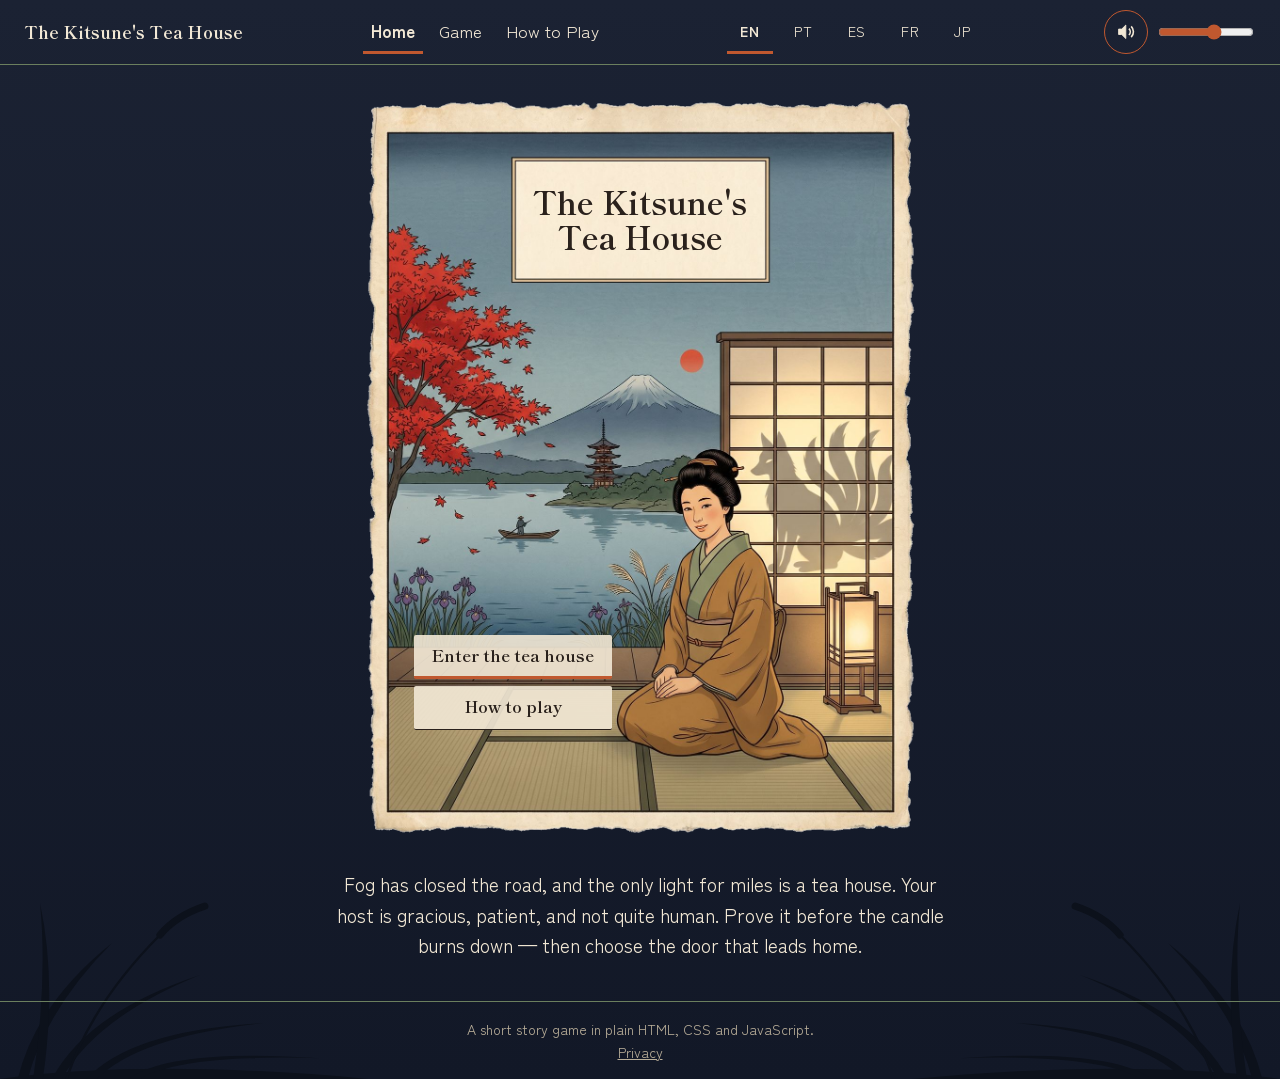
<file: index.html>
<!DOCTYPE html>
<html lang="en">
<head>
  <meta charset="UTF-8">
  <meta name="viewport" content="width=device-width, initial-scale=1">
  <title>The Kitsune's Tea House</title>
  <link rel="icon" href="img/favicon.svg" type="image/svg+xml">
  <link rel="apple-touch-icon" href="img/apple-touch-icon.png">
  <link rel="manifest" href="manifest.json">
  <meta name="theme-color" content="#1b2233">
  <meta name="description" content="A short mystery game: prove your host isn't human before the candle burns down.">
  <link rel="preconnect" href="https://fonts.googleapis.com">
  <link rel="preconnect" href="https://fonts.gstatic.com" crossorigin>
  <link rel="stylesheet" href="https://fonts.googleapis.com/css2?family=Shippori+Mincho:wght@500;700&family=Zen+Kaku+Gothic+New:wght@400;700&display=swap">
  <link rel="stylesheet" href="css/style.css">
  <script src="js/text.js" defer></script>
  <script src="js/i18n.js" defer></script>
  <script src="js/pwa.js" defer></script>
  <script src="js/audio.js" defer></script>
</head>
<body data-page="home">
  <a class="skip-link" href="#main" data-t="pages.skip">Skip to content</a>

  <header class="site-header">
    <p class="site-title" data-t="pages.siteTitle">The Kitsune's Tea House</p>

    <nav data-t-label="pages.navMain" aria-label="Main">
      <ul class="nav">
        <li><a href="index.html" aria-current="page" data-t="pages.navHome">Home</a></li>
        <li><a href="game.html" data-t="pages.navGame">Game</a></li>
        <li><a href="how-to.html" data-t="pages.navHowTo">How to Play</a></li>
      </ul>
    </nav>

    <nav data-t-label="pages.navLanguage" aria-label="Language">
      <ul class="nav nav--lang">
        <li><a href="?lang=en" data-lang="en" lang="en" hreflang="en" aria-label="English">EN</a></li>
        <li><a href="?lang=pt" data-lang="pt" lang="pt" hreflang="pt" aria-label="Português">PT</a></li>
        <li><a href="?lang=es" data-lang="es" lang="es" hreflang="es" aria-label="Español">ES</a></li>
        <li><a href="?lang=fr" data-lang="fr" lang="fr" hreflang="fr" aria-label="Français">FR</a></li>
        <li><a href="?lang=ja" data-lang="ja" lang="ja" hreflang="ja" aria-label="日本語">JP</a></li>
      </ul>
    </nav>
  </header>

  <main id="main" class="page page--home">
    <!-- The cover. The picture is decorative (alt=""): the real title and the
         real buttons are HTML laid on top of it, so they translate, take
         keyboard focus and read aloud. -->
    <div class="cover">
      <div class="cover__print">
        <img class="cover__art" src="img/home-cover.jpg" alt="" width="1200" height="1607">
        <h1 class="cover__title" data-t="pages.homeHeading">The Kitsune's Tea House</h1>
      </div>
      <div class="actions cover__actions">
        <a class="btn" href="game.html" data-t="pages.homeEnter">Enter the tea house</a>
        <a class="btn btn--quiet" href="how-to.html" data-t="pages.homeHowTo">How to play</a>
      </div>
    </div>
    <p class="pitch" data-t="pages.homePitch">
      Fog has closed the road, and the only light for miles is a tea house.
      Your host is gracious, patient, and not quite human. Prove it before the
      candle burns down — then choose the door that leads home.
    </p>
  </main>

  <footer class="site-footer">
    <p data-t="pages.footer">A short story game in plain HTML, CSS and JavaScript.</p>
    <p><a href="privacy.html" data-t="pages.navPrivacy">Privacy</a></p>
  </footer>
</body>
</html>
</file>
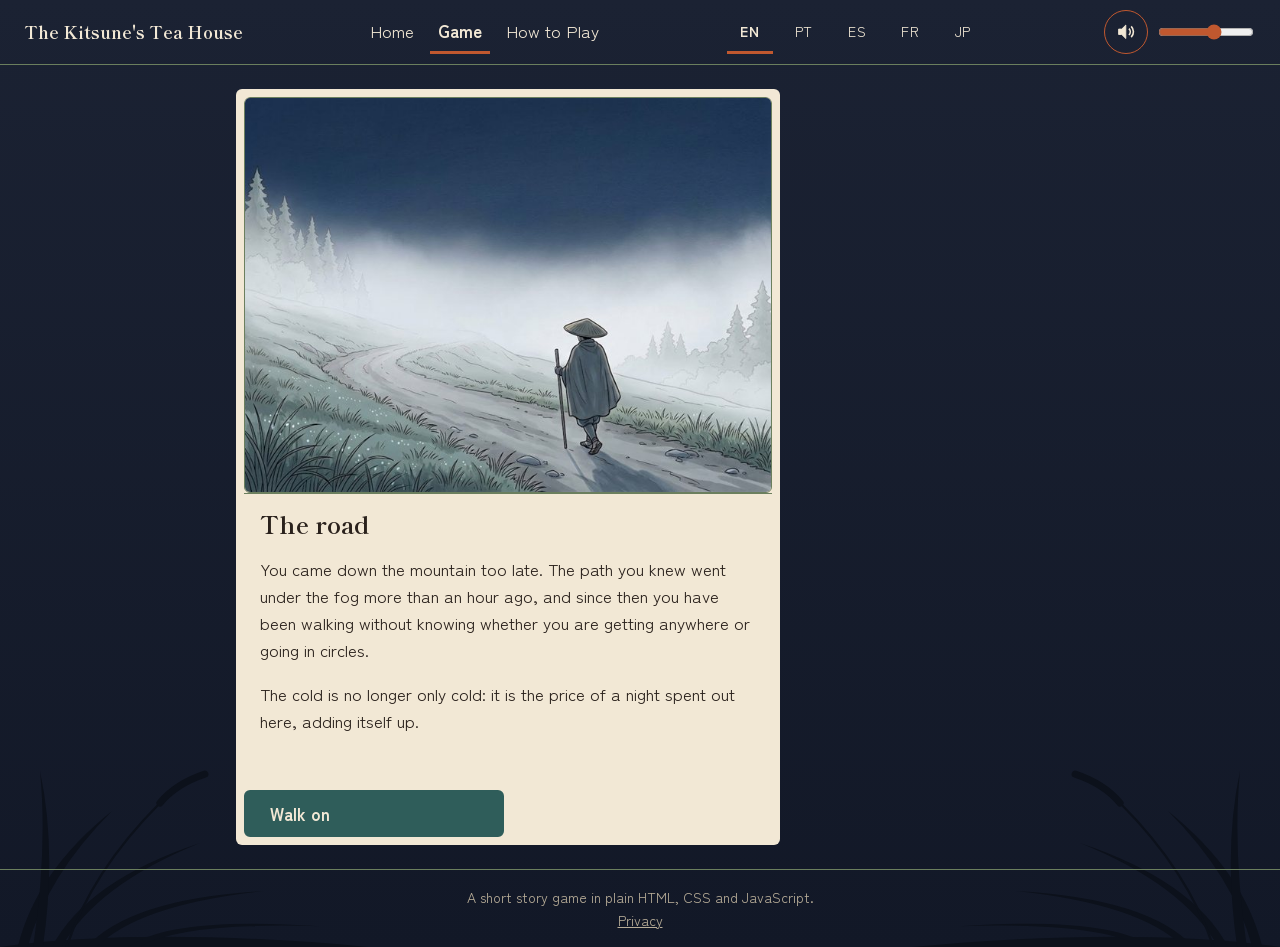
<file: game.html>
<!DOCTYPE html>
<html lang="en">
<head>
  <meta charset="UTF-8">
  <meta name="viewport" content="width=device-width, initial-scale=1">
  <title>Game — The Kitsune's Tea House</title>
  <link rel="icon" href="img/favicon.svg" type="image/svg+xml">
  <link rel="apple-touch-icon" href="img/apple-touch-icon.png">
  <link rel="manifest" href="manifest.json">
  <meta name="theme-color" content="#1b2233">
  <link rel="preconnect" href="https://fonts.googleapis.com">
  <link rel="preconnect" href="https://fonts.gstatic.com" crossorigin>
  <link rel="stylesheet" href="https://fonts.googleapis.com/css2?family=Shippori+Mincho:wght@500;700&family=Zen+Kaku+Gothic+New:wght@400;700&display=swap">
  <link rel="stylesheet" href="css/style.css">
  <!-- The words, then the language picker, then the game. defer keeps this order. -->
  <script src="js/text.js" defer></script>
  <script src="js/i18n.js" defer></script>
  <script src="js/pwa.js" defer></script>
  <script src="js/audio.js" defer></script>
  <script src="js/game.js" defer></script>
</head>
<body data-page="game">
  <a class="skip-link" href="#main" data-t="pages.skip">Skip to content</a>

  <header class="site-header">
    <p class="site-title" data-t="pages.siteTitle">The Kitsune's Tea House</p>

    <nav data-t-label="pages.navMain" aria-label="Main">
      <ul class="nav">
        <li><a href="index.html" data-t="pages.navHome">Home</a></li>
        <li><a href="game.html" aria-current="page" data-t="pages.navGame">Game</a></li>
        <li><a href="how-to.html" data-t="pages.navHowTo">How to Play</a></li>
      </ul>
    </nav>

    <nav data-t-label="pages.navLanguage" aria-label="Language">
      <ul class="nav nav--lang">
        <li><a href="?lang=en" data-lang="en" lang="en" hreflang="en" aria-label="English">EN</a></li>
        <li><a href="?lang=pt" data-lang="pt" lang="pt" hreflang="pt" aria-label="Português">PT</a></li>
        <li><a href="?lang=es" data-lang="es" lang="es" hreflang="es" aria-label="Español">ES</a></li>
        <li><a href="?lang=fr" data-lang="fr" lang="fr" hreflang="fr" aria-label="Français">FR</a></li>
        <li><a href="?lang=ja" data-lang="ja" lang="ja" hreflang="ja" aria-label="日本語">JP</a></li>
      </ul>
    </nav>
  </header>

  <main id="main" class="game">
    <section class="stage" aria-labelledby="scene-title">
      <!-- The scene: the portrait, with the candle and the dialogue over it -->
      <div class="stage__scene">
        <!-- game.js swaps the portrait and its alt text; until the art exists
             it keeps the placeholder caption instead -->
        <figure class="host" id="host">
          <img id="host-image" alt="" hidden>
          <figcaption id="host-caption" data-t="pages.gameHostImage">Host illustration</figcaption>
        </figure>

        <!-- Filled in by game.js; aria-live reads changes aloud -->
        <div class="hud" aria-live="polite">
          <p class="status__label" id="candle-label">Candle: 6 of 6</p>
          <div class="candle" id="candle" aria-hidden="true"></div>
          <p class="suspicion" id="suspicion">She is pouring tea.</p>
        </div>

        <div class="dialogue">
          <!-- tabindex="-1" lets game.js move focus here after each choice -->
          <h1 class="scene-title" id="scene-title" tabindex="-1">Mark 6 — Arrival</h1>
          <div class="scene-text" id="scene-text">
            <noscript><p>This game needs JavaScript to play.</p></noscript>
          </div>
        </div>
      </div>

      <!-- Built by game.js from the current mark -->
      <div class="choices" id="choices" role="group" data-t-label="pages.gameChoices" aria-label="Choices"></div>
    </section>

    <aside class="clues" aria-labelledby="clues-title">
      <div class="clues__head">
        <h2 id="clues-title" data-t="pages.gameClues">Confirmed clues</h2>
        <button class="btn btn--quiet btn--small" type="button" id="log-button" data-t="pages.gameLog">Log</button>
      </div>
      <ul id="clues"></ul>
    </aside>

    <!-- <dialog> gives Esc to close and keeps focus inside, with no library -->
    <dialog class="log" id="log-dialog" aria-labelledby="log-title">
      <h2 id="log-title" data-t="pages.gameLogTitle">What has happened</h2>
      <div class="log__entries" id="log-entries"></div>
      <button class="btn" type="button" id="log-close" data-t="pages.gameLogClose">Close</button>
    </dialog>
  </main>

  <footer class="site-footer">
    <p data-t="pages.footer">A short story game in plain HTML, CSS and JavaScript.</p>
    <p><a href="privacy.html" data-t="pages.navPrivacy">Privacy</a></p>
  </footer>
</body>
</html>
</file>
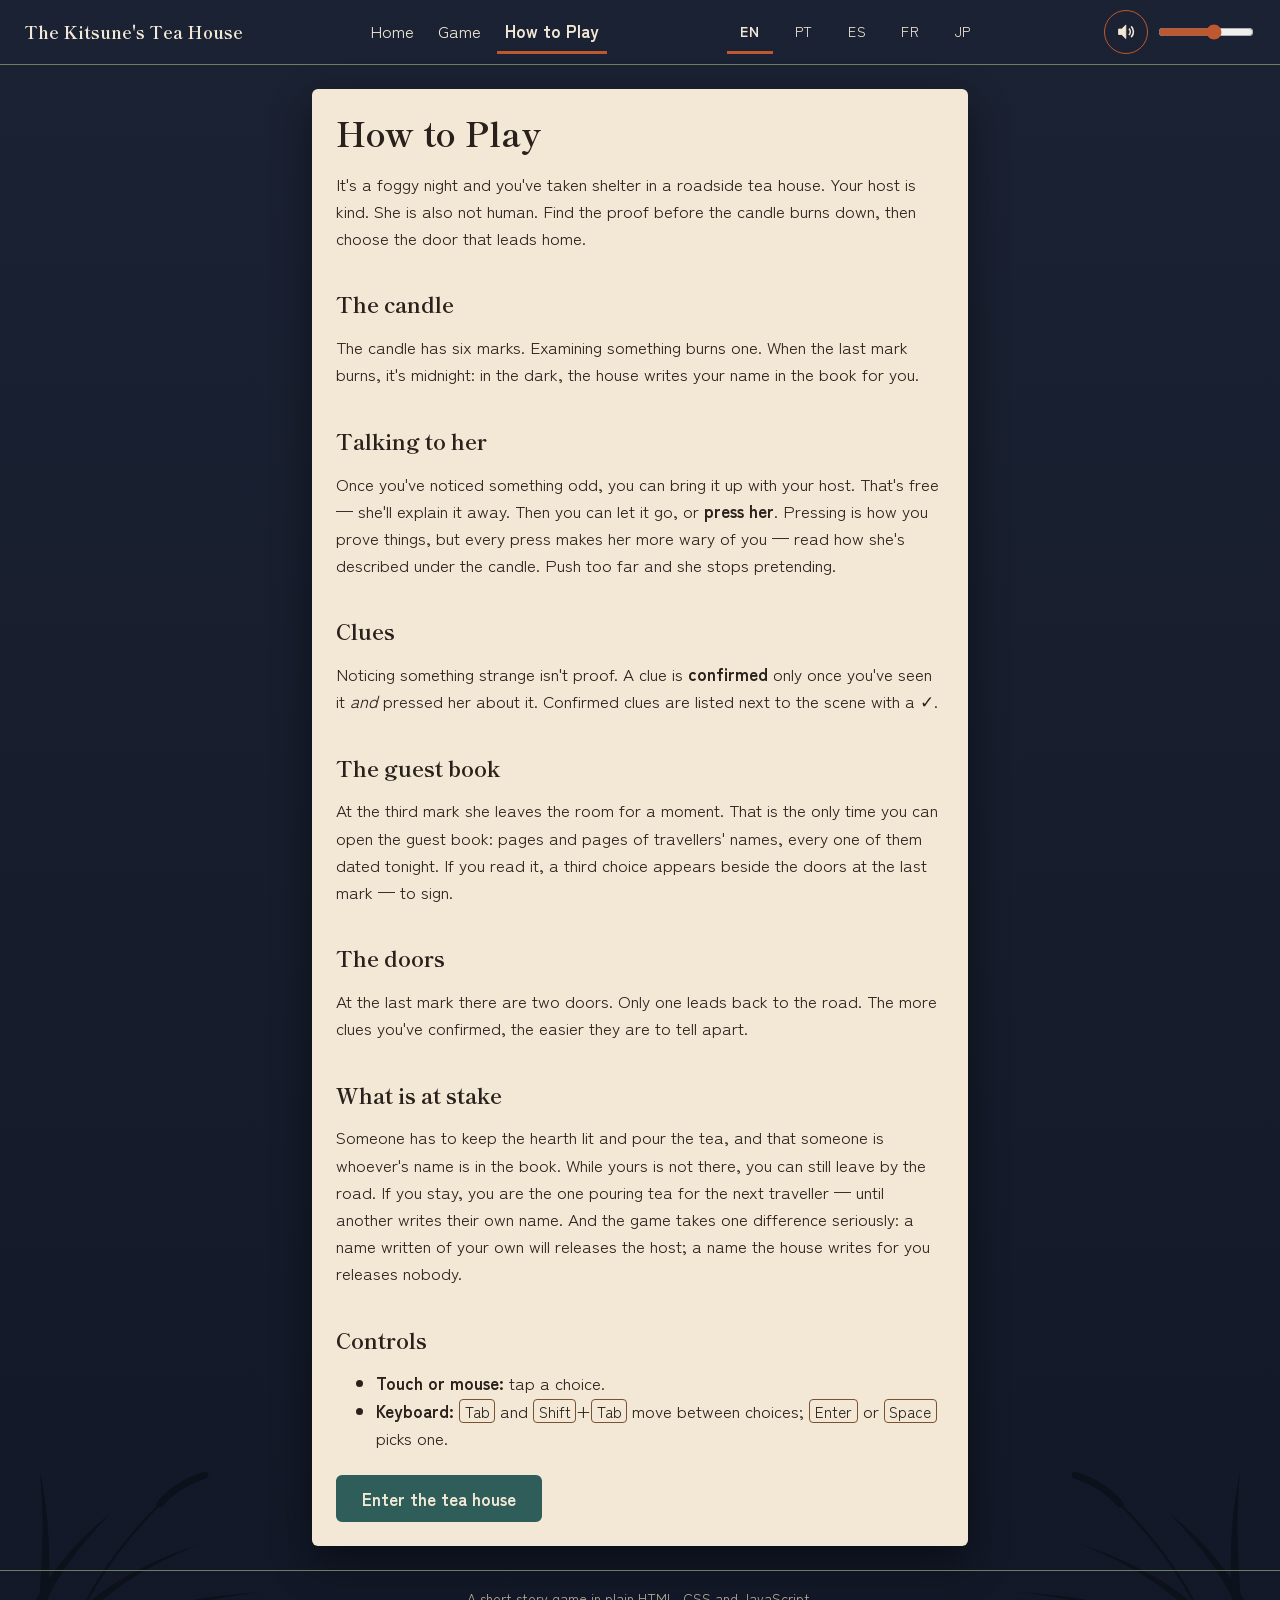
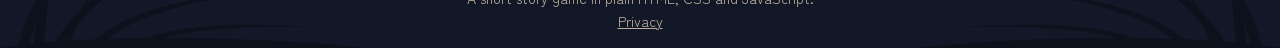
<file: how-to.html>
<!DOCTYPE html>
<html lang="en">
<head>
  <meta charset="UTF-8">
  <meta name="viewport" content="width=device-width, initial-scale=1">
  <title>How to Play — The Kitsune's Tea House</title>
  <link rel="icon" href="img/favicon.svg" type="image/svg+xml">
  <link rel="apple-touch-icon" href="img/apple-touch-icon.png">
  <link rel="manifest" href="manifest.json">
  <meta name="theme-color" content="#1b2233">
  <link rel="preconnect" href="https://fonts.googleapis.com">
  <link rel="preconnect" href="https://fonts.gstatic.com" crossorigin>
  <link rel="stylesheet" href="https://fonts.googleapis.com/css2?family=Shippori+Mincho:wght@500;700&family=Zen+Kaku+Gothic+New:wght@400;700&display=swap">
  <link rel="stylesheet" href="css/style.css">
  <script src="js/text.js" defer></script>
  <script src="js/i18n.js" defer></script>
  <script src="js/pwa.js" defer></script>
  <script src="js/audio.js" defer></script>
</head>
<body data-page="howTo">
  <a class="skip-link" href="#main" data-t="pages.skip">Skip to content</a>

  <header class="site-header">
    <p class="site-title" data-t="pages.siteTitle">The Kitsune's Tea House</p>

    <nav data-t-label="pages.navMain" aria-label="Main">
      <ul class="nav">
        <li><a href="index.html" data-t="pages.navHome">Home</a></li>
        <li><a href="game.html" data-t="pages.navGame">Game</a></li>
        <li><a href="how-to.html" aria-current="page" data-t="pages.navHowTo">How to Play</a></li>
      </ul>
    </nav>

    <nav data-t-label="pages.navLanguage" aria-label="Language">
      <ul class="nav nav--lang">
        <li><a href="?lang=en" data-lang="en" lang="en" hreflang="en" aria-label="English">EN</a></li>
        <li><a href="?lang=pt" data-lang="pt" lang="pt" hreflang="pt" aria-label="Português">PT</a></li>
        <li><a href="?lang=es" data-lang="es" lang="es" hreflang="es" aria-label="Español">ES</a></li>
        <li><a href="?lang=fr" data-lang="fr" lang="fr" hreflang="fr" aria-label="Français">FR</a></li>
        <li><a href="?lang=ja" data-lang="ja" lang="ja" hreflang="ja" aria-label="日本語">JP</a></li>
      </ul>
    </nav>
  </header>

  <main id="main" class="page page--prose">
    <h1 data-t="pages.howToHeading">How to Play</h1>
    <p data-t="pages.howToIntro">
      It's a foggy night and you've taken shelter in a roadside tea house. Your
      host is kind. She is also not human. Find the proof before the candle burns
      down, then choose the door that leads home.
    </p>

    <h2 data-t="pages.howToCandleHeading">The candle</h2>
    <p data-t="pages.howToCandleText">
      The candle has six marks. Examining something burns one. When the last mark
      burns, it's midnight: in the dark, the house writes your name in the book
      for you.
    </p>

    <h2 data-t="pages.howToTalkHeading">Talking to her</h2>
    <p data-t-html="pages.howToTalkText">
      Once you've noticed something odd, you can bring it up with your host.
      That's free — she'll explain it away. Then you can let it go, or
      <strong>press her</strong>. Pressing is how you prove things, but every
      press makes her more wary of you — read how she's described under the
      candle. Push too far and she stops pretending.
    </p>

    <h2 data-t="pages.howToCluesHeading">Clues</h2>
    <p data-t-html="pages.howToCluesText">
      Noticing something strange isn't proof. A clue is <strong>confirmed</strong>
      only once you've seen it <em>and</em> pressed her about it. Confirmed clues
      are listed next to the scene with a ✓.
    </p>

    <h2 data-t="pages.howToLedgerHeading">The guest book</h2>
    <p data-t="pages.howToLedgerText">
      At the third mark she leaves the room for a moment. That is the only time
      you can open the guest book: pages and pages of travellers' names, every
      one of them dated tonight. If you read it, a third choice appears beside
      the doors at the last mark — to sign.
    </p>

    <h2 data-t="pages.howToDoorsHeading">The doors</h2>
    <p data-t="pages.howToDoorsText">
      At the last mark there are two doors. Only one leads back to the road. The
      more clues you've confirmed, the easier they are to tell apart.
    </p>

    <h2 data-t="pages.howToStakesHeading">What is at stake</h2>
    <p data-t="pages.howToStakesText">
      Someone has to keep the hearth lit and pour the tea, and that someone is
      whoever's name is in the book. While yours is not there, you can still
      leave by the road. If you stay, you are the one pouring tea for the next
      traveller — until another writes their own name. And the game takes one
      difference seriously: a name written of your own will releases the host;
      a name the house writes for you releases nobody.
    </p>

    <h2 data-t="pages.howToControlsHeading">Controls</h2>
    <ul>
      <li data-t-html="pages.howToControlsTouch"><strong>Touch or mouse:</strong> tap a choice.</li>
      <li data-t-html="pages.howToControlsKeyboard"><strong>Keyboard:</strong> <kbd>Tab</kbd> and <kbd>Shift</kbd>+<kbd>Tab</kbd> move between choices; <kbd>Enter</kbd> or <kbd>Space</kbd> picks one.</li>
    </ul>

    <div class="actions">
      <a class="btn" href="game.html" data-t="pages.howToEnter">Enter the tea house</a>
    </div>
  </main>

  <footer class="site-footer">
    <p data-t="pages.footer">A short story game in plain HTML, CSS and JavaScript.</p>
    <p><a href="privacy.html" data-t="pages.navPrivacy">Privacy</a></p>
  </footer>
</body>
</html>
</file>
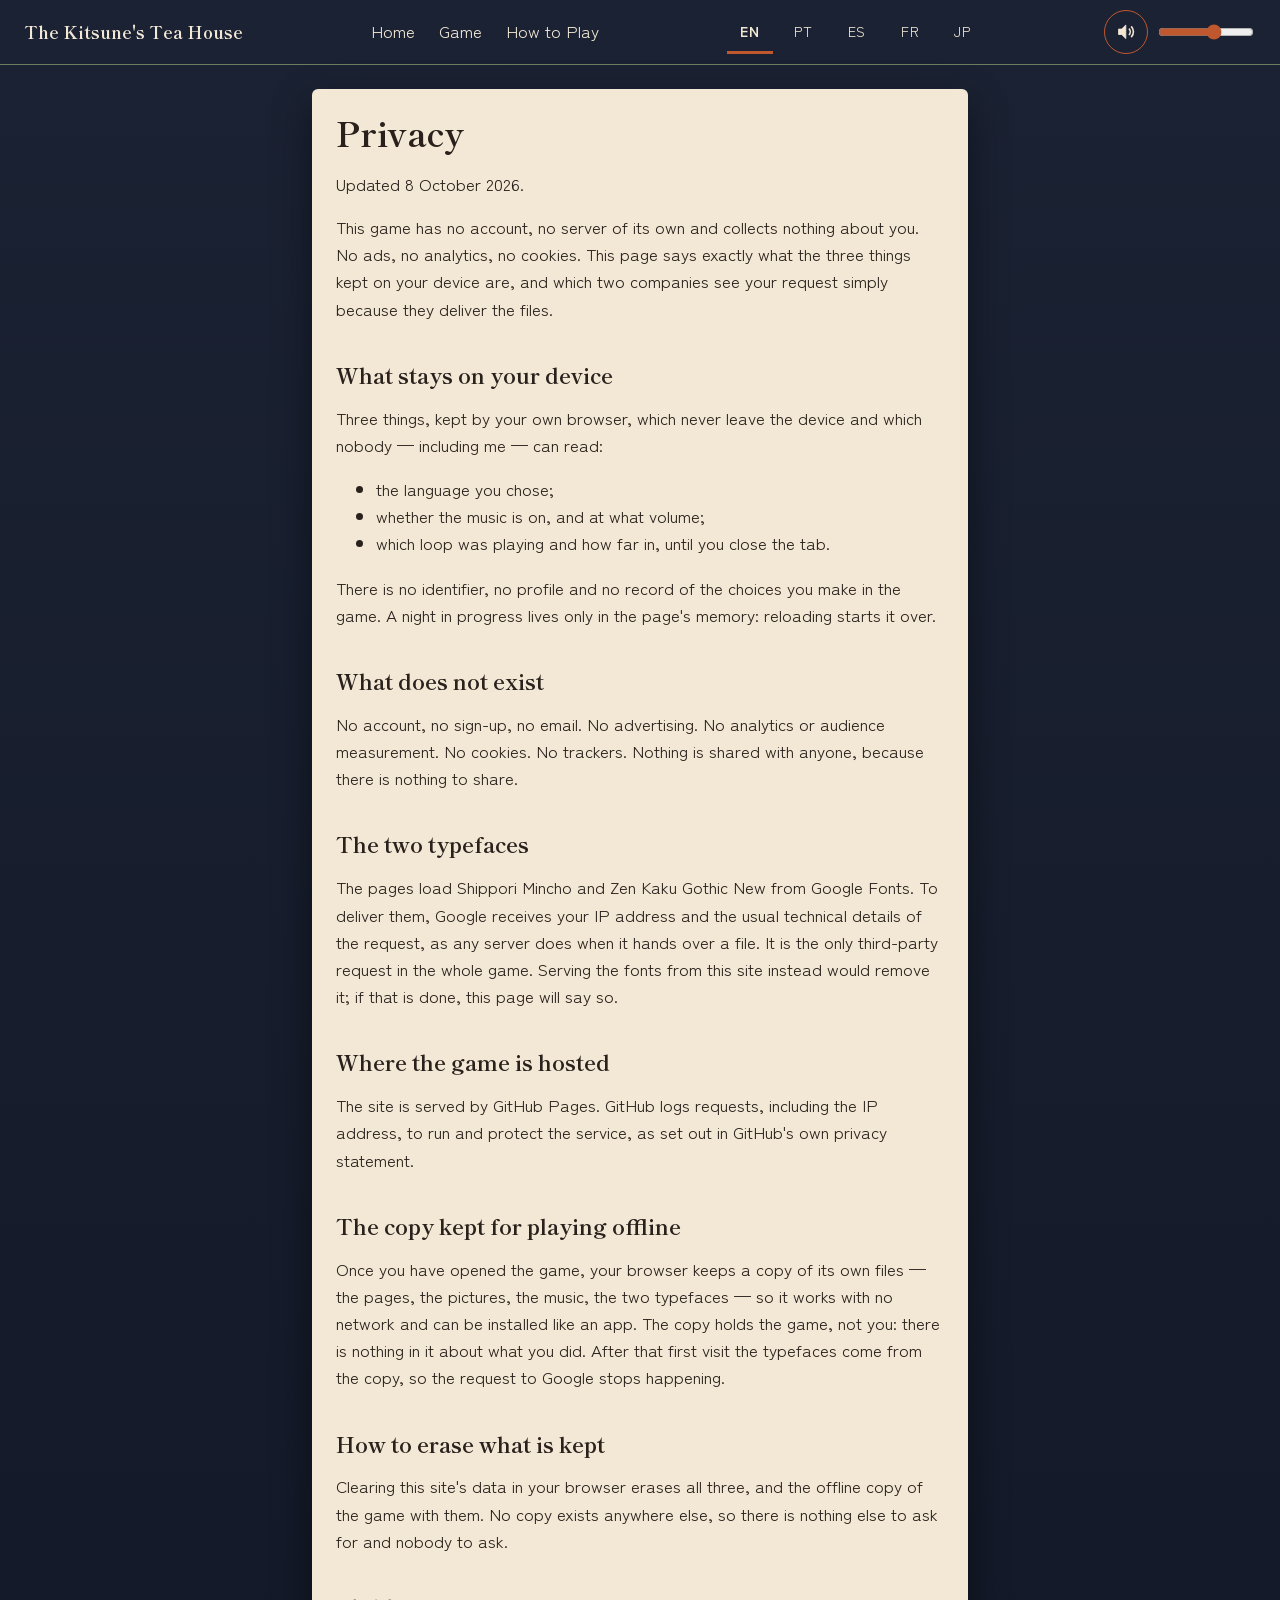
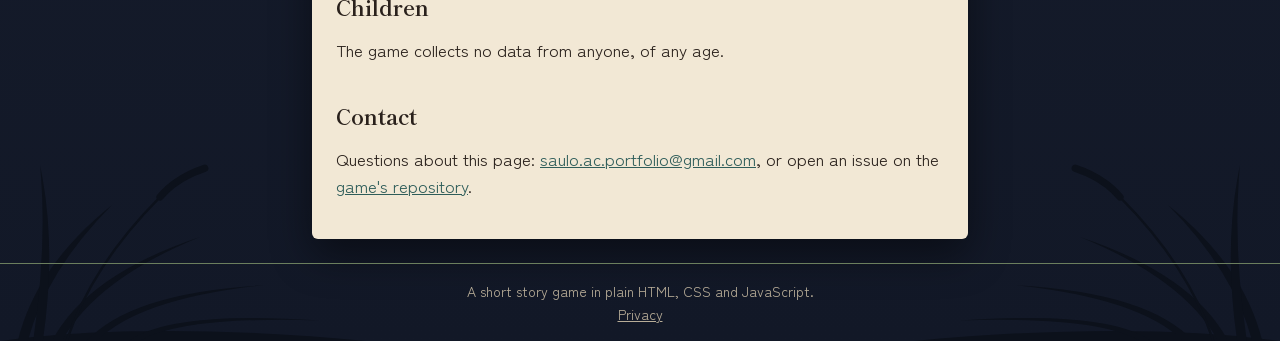
<file: privacy.html>
<!DOCTYPE html>
<html lang="en">
<head>
  <meta charset="UTF-8">
  <meta name="viewport" content="width=device-width, initial-scale=1">
  <title>Privacy — The Kitsune's Tea House</title>
  <link rel="icon" href="img/favicon.svg" type="image/svg+xml">
  <link rel="apple-touch-icon" href="img/apple-touch-icon.png">
  <link rel="manifest" href="manifest.json">
  <meta name="theme-color" content="#1b2233">
  <link rel="preconnect" href="https://fonts.googleapis.com">
  <link rel="preconnect" href="https://fonts.gstatic.com" crossorigin>
  <link rel="stylesheet" href="https://fonts.googleapis.com/css2?family=Shippori+Mincho:wght@500;700&family=Zen+Kaku+Gothic+New:wght@400;700&display=swap">
  <link rel="stylesheet" href="css/style.css">
  <script src="js/text.js" defer></script>
  <script src="js/i18n.js" defer></script>
  <script src="js/pwa.js" defer></script>
  <script src="js/audio.js" defer></script>
</head>
<body data-page="privacy">
  <a class="skip-link" href="#main" data-t="pages.skip">Skip to content</a>

  <header class="site-header">
    <p class="site-title" data-t="pages.siteTitle">The Kitsune's Tea House</p>

    <nav data-t-label="pages.navMain" aria-label="Main">
      <ul class="nav">
        <li><a href="index.html" data-t="pages.navHome">Home</a></li>
        <li><a href="game.html" data-t="pages.navGame">Game</a></li>
        <li><a href="how-to.html" data-t="pages.navHowTo">How to Play</a></li>
      </ul>
    </nav>

    <nav data-t-label="pages.navLanguage" aria-label="Language">
      <ul class="nav nav--lang">
        <li><a href="?lang=en" data-lang="en" lang="en" hreflang="en" aria-label="English">EN</a></li>
        <li><a href="?lang=pt" data-lang="pt" lang="pt" hreflang="pt" aria-label="Português">PT</a></li>
        <li><a href="?lang=es" data-lang="es" lang="es" hreflang="es" aria-label="Español">ES</a></li>
        <li><a href="?lang=fr" data-lang="fr" lang="fr" hreflang="fr" aria-label="Français">FR</a></li>
        <li><a href="?lang=ja" data-lang="ja" lang="ja" hreflang="ja" aria-label="日本語">JP</a></li>
      </ul>
    </nav>
  </header>

  <main id="main" class="page page--prose">
    <h1 data-t="pages.privacyHeading">Privacy</h1>
    <p class="privacy__updated" data-t="pages.privacyUpdated">Updated 8 October 2026.</p>

    <p data-t="pages.privacyIntro">
      This game has no account, no server of its own and collects nothing about you.
      No ads, no analytics, no cookies. This page says exactly what the three things
      kept on your device are, and which two companies see your request simply because
      they deliver the files.
    </p>

    <h2 data-t="pages.privacyStoredHeading">What stays on your device</h2>
    <p data-t="pages.privacyStoredText">
      Three things, kept by your own browser, which never leave the device and which
      nobody — including me — can read:
    </p>
    <ul>
      <li data-t="pages.privacyStoredLang">the language you chose;</li>
      <li data-t="pages.privacyStoredSound">whether the music is on, and at what volume;</li>
      <li data-t="pages.privacyStoredTrack">which loop was playing and how far in, until you close the tab.</li>
    </ul>
    <p data-t="pages.privacyStoredNone">
      There is no identifier, no profile and no record of the choices you make in the
      game. A night in progress lives only in the page's memory: reloading starts it over.
    </p>

    <h2 data-t="pages.privacyNoneHeading">What does not exist</h2>
    <p data-t="pages.privacyNoneText">
      No account, no sign-up, no email. No advertising. No analytics or audience
      measurement. No cookies. No trackers. Nothing is shared with anyone, because
      there is nothing to share.
    </p>

    <h2 data-t="pages.privacyFontsHeading">The two typefaces</h2>
    <p data-t="pages.privacyFontsText">
      The pages load Shippori Mincho and Zen Kaku Gothic New from Google Fonts. To
      deliver them, Google receives your IP address and the usual technical details of
      the request, as any server does when it hands over a file. It is the only
      third-party request in the whole game. Serving the fonts from this site instead
      would remove it; if that is done, this page will say so.
    </p>

    <h2 data-t="pages.privacyHostHeading">Where the game is hosted</h2>
    <p data-t="pages.privacyHostText">
      The site is served by GitHub Pages. GitHub logs requests, including the IP
      address, to run and protect the service, as set out in GitHub's own privacy
      statement.
    </p>

    <h2 data-t="pages.privacyOfflineHeading">The copy kept for playing offline</h2>
    <p data-t="pages.privacyOfflineText">
      Once you have opened the game, your browser keeps a copy of its own files —
      the pages, the pictures, the music, the two typefaces — so it works with no
      network and can be installed like an app. The copy holds the game, not you:
      there is nothing in it about what you did. After that first visit the
      typefaces come from the copy, so the request to Google stops happening.
    </p>

    <h2 data-t="pages.privacyDeleteHeading">How to erase what is kept</h2>
    <p data-t="pages.privacyDeleteText">
      Clearing this site's data in your browser erases all three, and the offline
      copy of the game with them. No copy exists anywhere else, so there is nothing
      else to ask for and nobody to ask.
    </p>

    <h2 data-t="pages.privacyChildrenHeading">Children</h2>
    <p data-t="pages.privacyChildrenText">
      The game collects no data from anyone, of any age.
    </p>

    <h2 data-t="pages.privacyContactHeading">Contact</h2>
    <p data-t-html="pages.privacyContactText">
      Questions about this page: <a href="mailto:saulo.ac.portfolio@gmail.com">saulo.ac.portfolio@gmail.com</a>, or open an issue on the
      <a href="https://github.com/SauloAC/The-Kitsune-s-Tea-House">game's repository</a>.
    </p>
  </main>

  <footer class="site-footer">
    <p data-t="pages.footer">A short story game in plain HTML, CSS and JavaScript.</p>
    <p><a href="privacy.html" aria-current="page" data-t="pages.navPrivacy">Privacy</a></p>
  </footer>
</body>
</html>
</file>
<file: css/style.css>
/* ==========================================================
   The Kitsune's Tea House — styles shared by all three pages
   ========================================================== */

/* ---------- 1. Design tokens ---------- */
/* The house is paper and the world outside is night — see DESIGN.md */
:root {
  color-scheme: dark;    /* scrollbars match the night around the page */

  --washi: #f2e8d5;      /* paper: every surface you read on */
  --sumi: #2a211c;       /* ink: text on paper */
  --tea: #7a5233;        /* wood and tea: muted text on paper, 5.6:1 */
  --sage: #6b7f5e;       /* leaves: borders, quiet UI (never text) */
  --lacquer: #2f5d5a;    /* lacquer tray: buttons, links — on paper only */
  --persimmon: #c0582f;  /* lamplight: focus ring, candle (never text) */

  --night: #1b2233;      /* the sky over the tea house: page background */
  --night-deep: #121827; /* where the night meets the ground */
  --moon: #efe2c2;       /* moonlight: art only (never text) */
  --mist: #b8ad98;       /* muted text on the night */

  /* Washi, 90% opaque: paper laid over a picture (the HUD, the cover's buttons) */
  --washi-veil: color-mix(in srgb, var(--washi) 90%, transparent);

  --font-display: "Shippori Mincho", "Yu Mincho", Georgia, serif;
  --font-body: "Zen Kaku Gothic New", "Segoe UI", system-ui, sans-serif;

  --space-1: 0.5rem;
  --space-2: 1rem;
  --space-3: 1.5rem;
  --space-4: 2.5rem;

  --radius: 6px;
  --tap: 44px;          /* smallest comfortable touch target */
  --measure: 38rem;     /* longest comfortable line of text */
}

/* ---------- 2. Base ---------- */
*,
*::before,
*::after {
  box-sizing: border-box;
}

body {
  margin: 0;
  min-height: 100vh;
  display: flex;
  flex-direction: column;
  /* Susuki grass along the bottom edge, over a night that darkens toward the
     ground. The grass is darker than the sky, so text over it gains contrast. */
  background:
    url("../img/susuki.svg") center bottom / max(100%, 48rem) auto no-repeat,
    linear-gradient(var(--night), var(--night-deep)) var(--night);
  color: var(--washi);
  font-family: var(--font-body);
  font-size: 1.0625rem;
  line-height: 1.6;
}

/* Wide screens leave empty night either side of the page, and the moon hangs
   there, where nothing you read or press ever sits on its glow. The home page
   skips it: its picture has a moon of its own. */
@media (min-width: 90rem) {
  body:not([data-page="home"]) {
    background:
      url("../img/susuki.svg") center bottom / max(100%, 48rem) auto no-repeat,
      radial-gradient(circle at 8rem 13rem, var(--moon) 0 2.75rem, color-mix(in srgb, var(--moon) 12%, transparent) 2.9rem, transparent 8rem),
      linear-gradient(var(--night), var(--night-deep)) var(--night);
  }
}

h1,
h2,
h3 {
  margin: 0 0 var(--space-2);
  font-family: var(--font-display);
  font-weight: 700;
  line-height: 1.2;
}

p {
  margin: 0 0 var(--space-2);
}

a {
  color: var(--lacquer);
}

img {
  display: block;
  max-width: 100%;
}

/* Japanese reads with more air between lines, and never starts a line with
   closing punctuation. Set on body only, so headings keep their own spacing;
   the fonts above already carry every Japanese glyph. */
html:lang(ja) body {
  line-height: 1.85;
  line-break: strict;
}

/* Visible focus for keyboard players — never remove this */
:focus-visible {
  outline: 3px solid var(--persimmon);
  outline-offset: 3px;
}

.skip-link {
  position: absolute;
  top: -3rem;
  left: var(--space-2);
  z-index: 10;
  padding: var(--space-1) var(--space-2);
  border: 2px solid var(--washi);
  background: var(--sumi);
  color: var(--washi);
}

.skip-link:focus {
  top: var(--space-1);
}

/* ---------- 3. Header and nav (same on every page) ---------- */
.site-header {
  display: flex;
  flex-wrap: wrap;
  align-items: center;
  justify-content: space-between;
  gap: var(--space-1) var(--space-3);
  padding: var(--space-1) var(--space-3);
  border-bottom: 1px solid var(--sage);
}

.site-title {
  margin: 0;
  font-family: var(--font-display);
  font-weight: 700;
}

.nav {
  display: flex;
  flex-wrap: wrap;
  gap: var(--space-1);
  margin: 0;
  padding: 0;
  list-style: none;
}

.nav a {
  display: inline-flex;
  align-items: center;
  min-height: var(--tap);
  padding: 0 var(--space-1);
  border-bottom: 3px solid transparent;
  color: var(--washi);
  text-decoration: none;
}

.nav a:hover {
  border-bottom-color: var(--sage);
}

/* Current page: bold + underline, not colour alone */
.nav a[aria-current="page"] {
  font-weight: 700;
  border-bottom-color: var(--persimmon);
}

/* Language switcher: the same nav, in short codes */
/* 0.75rem each side makes every code 44px wide, not just 44 tall: five
   narrow targets side by side is where a wrong tap costs the whole page. */
.nav--lang a {
  padding: 0 0.85rem;
  font-size: 0.9rem;
  letter-spacing: 0.04em;
}

/* Current language: bold + underline, like the current page */
.nav--lang a[aria-current="true"] {
  font-weight: 700;
  border-bottom-color: var(--persimmon);
}

/* The music control: a round button that changes shape, not colour, plus a
   volume slider. Both are 44px tall so they can be hit with a thumb. */
.sound {
  display: flex;
  align-items: center;
  gap: var(--space-1);
}

.sound__toggle {
  display: inline-flex;
  align-items: center;
  justify-content: center;
  width: 2.75rem;
  height: 2.75rem;
  padding: 0;
  border: 1px solid var(--sage);
  border-radius: 50%;
  background: transparent;
  color: inherit;
  cursor: pointer;
}

.sound__toggle svg {
  width: 1.35rem;
  height: 1.35rem;
  fill: currentColor;
  stroke: currentColor;
}

/* Playing: the ring closes in persimmon as well, but the crossed-out speaker
   is what actually says which state it is in. */
.sound__toggle--on {
  border-color: var(--persimmon);
}

.sound__volume {
  width: 6rem;
  height: 2.75rem;
  accent-color: var(--persimmon);
  cursor: pointer;
}

/* On a phone the control takes a line of its own under the language switcher,
   and the slider grows to fill it — easier to hit with a thumb than the fixed
   6rem it has on a wide screen. */
/* On a phone the header had four rows — title, pages, languages, sound — and
   ate a quarter of the screen before the game began. The sound control moves
   up beside the title, which costs nothing: that row exists anyway. */
@media (max-width: 30rem) {
  .site-header {
    column-gap: var(--space-2);
    row-gap: 0.15rem;
    padding-block: 0.3rem;
  }

  .site-title {
    flex: 1 1 auto;
    font-size: 0.95rem;
  }

  .sound {
    order: 1;            /* beside the title, before both navs */
    flex: 0 0 auto;
  }

  .site-header nav {
    order: 2;
  }

  .sound__volume {
    width: 4rem;
  }
}

/* ---------- 4. Page layout ---------- */
main {
  flex: 1;
  width: 100%;
  max-width: 60rem;
  margin: 0 auto;
  padding: var(--space-4) var(--space-3);
}

.site-footer {
  margin-top: auto;      /* stays at the bottom when the page is short */
  padding: var(--space-2) var(--space-3);
  border-top: 1px solid var(--sage);
  color: var(--mist);
  font-size: 0.875rem;
  text-align: center;
}

.site-footer p {
  margin: 0;
}

/* The footer sits on the night, where lacquer is 2.1:1. The link takes the
   footer's own mist (7.2:1) and keeps its underline, so it still reads as a
   link without leaning on colour. */
.site-footer a {
  color: inherit;
  text-decoration: underline;
}

.actions {
  display: flex;
  flex-wrap: wrap;
  gap: var(--space-2);
  margin-top: var(--space-3);
}

/* ---------- 5. Buttons ---------- */
.btn {
  display: inline-flex;
  align-items: center;
  justify-content: center;
  min-height: var(--tap);
  padding: var(--space-1) var(--space-3);
  border: 2px solid var(--lacquer);
  border-radius: var(--radius);
  background: var(--lacquer);
  color: var(--washi);
  font: inherit;
  font-weight: 700;
  text-decoration: none;
  cursor: pointer;
}

.btn:hover {
  border-color: var(--sumi);
  background: var(--sumi);
}

.btn--quiet {
  background: transparent;
  color: var(--lacquer);
}

.btn--quiet:hover {
  border-color: var(--lacquer);
  background: var(--lacquer);
  color: var(--washi);
}

/* ---------- 6. Home ---------- */
.page--home {
  padding-block: var(--space-3);
  text-align: center;
}

/* The cover: the illustration, with the real title set in its empty cartouche
   and, when there's room, the real buttons laid on its floor. Every position is
   a percentage of the picture, so nothing drifts as it scales, and the type is
   sized in cqw — 1% of the cover's own width. The height cap keeps the whole
   print on a laptop screen; the 20rem floor keeps it usable on a phone lying on
   its side. 0.7467 is the picture's width divided by its height. */
.cover {
  position: relative;
  container-type: inline-size;
  width: min(100%, 40rem, max(20rem, calc((100vh - 9rem) * 0.7467)));
  margin: 0 auto var(--space-3);
}

/* The picture and its title share a box exactly the size of the picture, so the
   title's percentages always measure the picture — even on a phone, where the
   buttons drop below it and make the cover taller */
.cover__print {
  position: relative;
}

/* The picture came on a white ground. A mask cut along the torn paper edge
   (img/home-cover-mask.png) removes it, so the deckle sits straight on the night. */
.cover__art {
  width: 100%;
  height: auto;
  -webkit-mask: url("../img/home-cover-mask.png") center / 100% 100% no-repeat;
  mask: url("../img/home-cover-mask.png") center / 100% 100% no-repeat;
}

/* Inside the cartouche's inner rule, measured on the picture's pixels:
   27.9% to 72% across, 9.5% to 25% down */
.cover__title {
  position: absolute;
  inset: 9.5% 28% 75% 28%;
  display: grid;
  place-items: center;
  margin: 0;
  padding-inline: 1.5cqw;
  color: var(--sumi);
  font-size: 5.5cqw;
  line-height: 1.15;
  text-wrap: balance;
}

.pitch {
  max-width: var(--measure);
  margin-inline: auto;
  font-size: 1.2rem;
}

.page--home .actions {
  justify-content: center;
}

/* Below the cover — on a phone, or wherever the cover is too small to carry
   them — the buttons sit on the night, so they are made of paper: lacquer on
   indigo is 2.1:1 and would vanish. A washi lantern for the way in, a washi
   outline for the rules. */
.page--home .btn {
  border-color: var(--washi);
  background: var(--washi);
  color: var(--sumi);
}

.page--home .btn--quiet {
  background: transparent;
  color: var(--washi);
}

.page--home .btn:hover {
  background: transparent;
  color: var(--washi);
}

.page--home .btn--quiet:hover {
  background: var(--washi);
  color: var(--sumi);
}

/* Once the cover is at least 28rem wide, the buttons move onto the picture: the
   veranda and tatami left of the host, 65% to 92% down and 10% to 45% across,
   clear of her sleeve. Bare tatami gives ink only about 4.4:1, so each button
   sits on a slip of washi; the red stroke under the way in is the one from the
   reference print. The focus ring turns to ink, because persimmon on the tatami
   falls under 3:1. */
@container (min-width: 28rem) {
  .cover__actions {
    position: absolute;
    top: 65%;
    bottom: 8%;
    left: 10%;
    width: 35%;
    flex-direction: column;
    flex-wrap: nowrap;
    justify-content: center;
    gap: 0.4rem;
    margin: 0;
  }

  .cover__actions .btn {
    padding: 0.35rem 0.6rem;
    border: 0;
    border-bottom: 1px solid var(--sumi);
    border-radius: 2px;
    background: var(--washi-veil);
    color: var(--sumi);
    font-family: var(--font-display);
    font-size: clamp(0.85rem, 2.9cqw, 1.25rem);
    line-height: 1.3;
    text-wrap: balance;
  }

  .cover__actions .btn:hover {
    background: var(--washi);
    color: var(--sumi);
    text-decoration: underline;
  }

  .cover__actions .btn:first-child {
    border-bottom: 3px solid var(--persimmon);
  }

  .cover__actions .btn:focus-visible {
    outline-color: var(--sumi);
  }
}

/* ---------- 7. How to Play ---------- */
/* The rules are read on a sheet of paper laid on the night */
.page--prose {
  flex: none;
  width: min(calc(100% - 2 * var(--space-2)), calc(var(--measure) + 2 * var(--space-3)));
  margin-block: var(--space-3);
  border-radius: var(--radius);
  background: var(--washi);
  color: var(--sumi);
  color-scheme: light;
  box-shadow: 0 1rem 2.5rem rgba(0, 0, 0, 0.45);
}

.page--prose h2 {
  margin-top: var(--space-4);
  font-size: 1.35rem;
}

kbd {
  padding: 0 0.3em;
  border: 1px solid var(--tea);
  border-radius: 4px;
  font-family: inherit;
  font-size: 0.9em;
}

/* ---------- 8. Game screen ---------- */
/* Phone: one column. Wider screens: clues move to a side column. */
.game {
  display: grid;
  gap: var(--space-3);
}

@media (min-width: 48rem) {
  .game {
    grid-template-columns: 1fr 15rem;
    align-items: start;
  }
}

/* The house is paper: the stage and the notebook are sheets of washi on the
   night, so every word in the game keeps the contrast it was checked at */
.stage,
.clues {
  border-radius: var(--radius);
  background: var(--washi);
  color: var(--sumi);
  color-scheme: light;
}

/* The paper margin is paid for by the page's own padding, never by the art:
   16px of night plus 8px of paper is the 24px the page always had, so the
   portrait keeps exactly the width it had before the stage became paper. */
.game {
  padding-inline: var(--space-2);
}

.stage {
  padding: var(--space-1);
}

/* The scene box holds the portrait, with the candle over it and the dialogue under it */
.stage__scene {
  position: relative;
  margin-bottom: var(--space-3);
  border-radius: var(--radius);
  overflow: hidden;
}

/* Empty: a dashed box holding the caption. Filled: the portrait itself. */
.host {
  display: grid;
  place-items: center;
  aspect-ratio: 4 / 3;
  margin: 0;
  border: 2px dashed var(--sage);
  border-radius: var(--radius);
  color: var(--tea);
  overflow: hidden;
}

/* Before the night starts there is no picture and no candle: [hidden] alone
   would lose to the display rules above. */
.host[hidden],
.clues[hidden],
.hud[hidden] {
  display: none;
}

.host--filled {
  border: 1px solid var(--sage);
}

.host img {
  width: 100%;
  height: 100%;
  object-fit: cover;
}

/* The candle and her suspicion sit over the art, on their own paper patch so
   the text keeps its contrast whatever the picture is doing underneath.
   It stays on the art at every size, corner-pinned and narrow: there it costs
   no vertical space, and vertical space is the thing a phone has least of. */
/* Pinned to the left: the host sits on the right of all three portraits, and on
   a real phone a right-hand box lands on her face. The bamboo can take it. */
.hud {
  position: absolute;
  top: var(--space-1);
  left: var(--space-1);
  max-width: 9.5rem;
  padding: 0.35rem 0.55rem;
  border: 1px solid var(--sage);
  border-radius: var(--radius);
  background: var(--washi-veil);
}

.status__label {
  margin-bottom: var(--space-1);
  font-weight: 700;
}

/* Small enough to sit over the art without covering her */
.hud .status__label {
  margin: 0;
  font-size: 0.75rem;
}

.hud .suspicion {
  margin: 0;
  font-size: 0.85rem;
}

/* The dialogue always sits under the picture and never over it, at every size.
   The illustration is the reason the scene exists; covering it to save the
   reader a scroll was the wrong trade. One rule, no media query needed. */
.dialogue {
  padding: var(--space-2);
  border-top: 1px solid var(--sage);
}

@media (min-width: 36rem) {
  /* The portraits' own 4:3, so `cover` has nothing to crop and the whole
     illustration shows. This was 3:2 while the dialogue floated on top — a crop
     paid to keep the box clear of her face. With the text below the art that
     crop buys nothing, so it goes back. */
  .host {
    aspect-ratio: 4 / 3;
  }
}

/* The candle's six marks, drawn as six small candles. A lit one stands at full
   height with a flame; a burnt one is a low stub with a curl of smoke. The
   shape changes, not only the colour, and the label above gives the number in
   words. Pure CSS on the two classes game.js already sets, so no images. */
.candle {
  display: flex;
  align-items: flex-end;
  gap: 0.35rem;
  height: 1.9rem;
  margin: 0.3rem 0;
  padding-left: 0.1rem;
}

/* The wax: a little tea in the paper colour, so the candle has a body */
.mark {
  position: relative;
  flex: none;
  width: 0.6rem;
  height: 1.1rem;
  border: 1px solid var(--tea);
  border-radius: 2px 2px 1px 1px;
  background: color-mix(in srgb, var(--tea) 18%, var(--washi));
}

/* The wick, joining the wax to the flame */
.mark--lit::after {
  content: "";
  position: absolute;
  bottom: 100%;
  left: 50%;
  width: 1px;
  height: 0.22rem;
  background: var(--sumi);
  transform: translateX(-50%);
}

/* The flame: a square with one sharp corner, turned so the point faces up
   and sits on the wick */
.mark--lit::before {
  content: "";
  position: absolute;
  bottom: calc(100% + 0.15rem);
  left: 50%;
  width: 0.45rem;
  height: 0.45rem;
  border-radius: 50% 0 50% 50%;
  background: var(--persimmon);
  transform: translateX(-50%) rotate(-45deg);
}

/* Burnt down: a stub, with a curl of smoke where the flame was */
.mark--burnt {
  height: 0.45rem;
}

.mark--burnt::before {
  content: "";
  position: absolute;
  bottom: calc(100% + 0.1rem);
  left: 0.15rem;
  width: 0.3rem;
  height: 0.65rem;
  border-left: 1.5px solid var(--sage);
  border-radius: 60% 0 0 60% / 50% 0 0 50%;
}

.suspicion {
  font-family: var(--font-display);
  font-size: 1.1rem;
}

.scene-title {
  font-size: 1.5rem;
}

.scene-text {
  max-width: var(--measure);
}

.choices {
  display: grid;
  gap: var(--space-1);
  margin-top: var(--space-3);
}

@media (min-width: 36rem) {
  .choices {
    grid-template-columns: repeat(2, 1fr);
  }
}

/* Choice buttons stack their label and, below it, what the choice costs */
.choices .btn {
  flex-direction: column;
  align-items: flex-start;
  text-align: left;
}

.choice__note {
  font-size: 0.85rem;
  font-weight: 400;
}

/* ---------- 8b. Phones and short screens ----------
   The choice has to be in sight. A 45vh slice of the screen used to be given
   to the picture, which put the first button 184px below the fold on a
   375x812 phone: every turn began with a scroll to find out what could be
   done. The ratio comes back instead, and it costs the picture nothing —
   `cover` was blowing a 4:3 illustration up to fill 45vh and throwing away a
   third of its width. Now the whole frame shows, 120px shorter. */

@media (max-width: 35.999rem) {
  .host {
    aspect-ratio: 4 / 3;
  }

  /* The HUD keeps the same share of a smaller picture. The tight line height
     is for the box only: Japanese sets 1.85 on the page for reading, which in
     a two-line label is 20px of air inside a 245px picture. */
  .hud {
    max-width: 8.5rem;
    padding: 0.3rem 0.45rem;
    line-height: 1.4;
  }

  .hud .status__label {
    font-size: 0.7rem;
  }

  .hud .suspicion {
    font-size: 0.78rem;
  }

  .hud .candle {
    height: 1.4rem;
    gap: 0.25rem;
    margin-block: 0.15rem;
  }

  /* Every band of empty space above the buttons is space the buttons wanted */
  main {
    padding-block: var(--space-2);
  }

  .game {
    gap: 0.75rem;
  }

  .dialogue {
    padding: 0.75rem;
  }

  .stage__scene {
    margin-bottom: var(--space-2);
  }
}

/* Laptops are short too: on a 1440x900 screen the first choice began at 869px
   and was cut in half by the bottom edge. Here the picture gets smaller rather
   than cropped — the stage column narrows and the 4:3 follows it — because at
   this width the whole illustration showing is the point. */
@media (min-width: 48rem) and (max-height: 60rem) {
  .game {
    grid-template-columns: minmax(0, 34rem) 15rem;
    justify-content: center;
  }

  main {
    padding-block: var(--space-3);
  }
}

/* Landscape phones: almost no height, so the picture gives way and the
   notebook stops stealing width from the stage. The art keeps under half the
   screen, or the text starts below the fold and the page runs to three screens. */
@media (max-height: 30rem) {
  .game {
    grid-template-columns: 1fr;
  }

  .host {
    aspect-ratio: auto;
    height: 45vh;
    height: 45dvh;
  }
}

/* The clue panel reads as the detective's notebook */
.clues {
  padding: var(--space-2);
  border: 1px solid var(--sage);
  border-left: 4px solid var(--sage);
  border-radius: var(--radius);
}

.clues__head {
  display: flex;
  flex-wrap: wrap;
  align-items: center;
  justify-content: space-between;
  gap: var(--space-1);
}

.clues h2 {
  margin-bottom: var(--space-1);
  font-size: 1.15rem;
}

.btn--small {
  min-height: var(--tap);
  padding: 0 var(--space-2);
  font-size: 0.9rem;
}

/* The history panel: everything that has been shown, in order */
.log {
  width: min(42rem, calc(100% - 2rem));
  max-height: 80vh;
  padding: var(--space-3);
  border: 1px solid var(--sage);
  border-radius: var(--radius);
  background: var(--washi);
  color: var(--sumi);
  color-scheme: light;
}

.log::backdrop {
  background: color-mix(in srgb, var(--sumi) 55%, transparent);
}

.log__entries {
  max-height: 60vh;
  margin-bottom: var(--space-2);
  overflow-y: auto;
}

.log__entry + .log__entry {
  margin-top: var(--space-2);
  padding-top: var(--space-2);
  border-top: 1px solid var(--sage);
}

.log__entry h3 {
  margin-bottom: var(--space-1);
  font-size: 1rem;
  color: var(--tea);
}

.clues ul {
  margin: 0;
  padding: 0;
  list-style: none;
}

.clues li + li {
  margin-top: var(--space-1);
}

.clues__empty {
  color: var(--tea);
}
</file>
